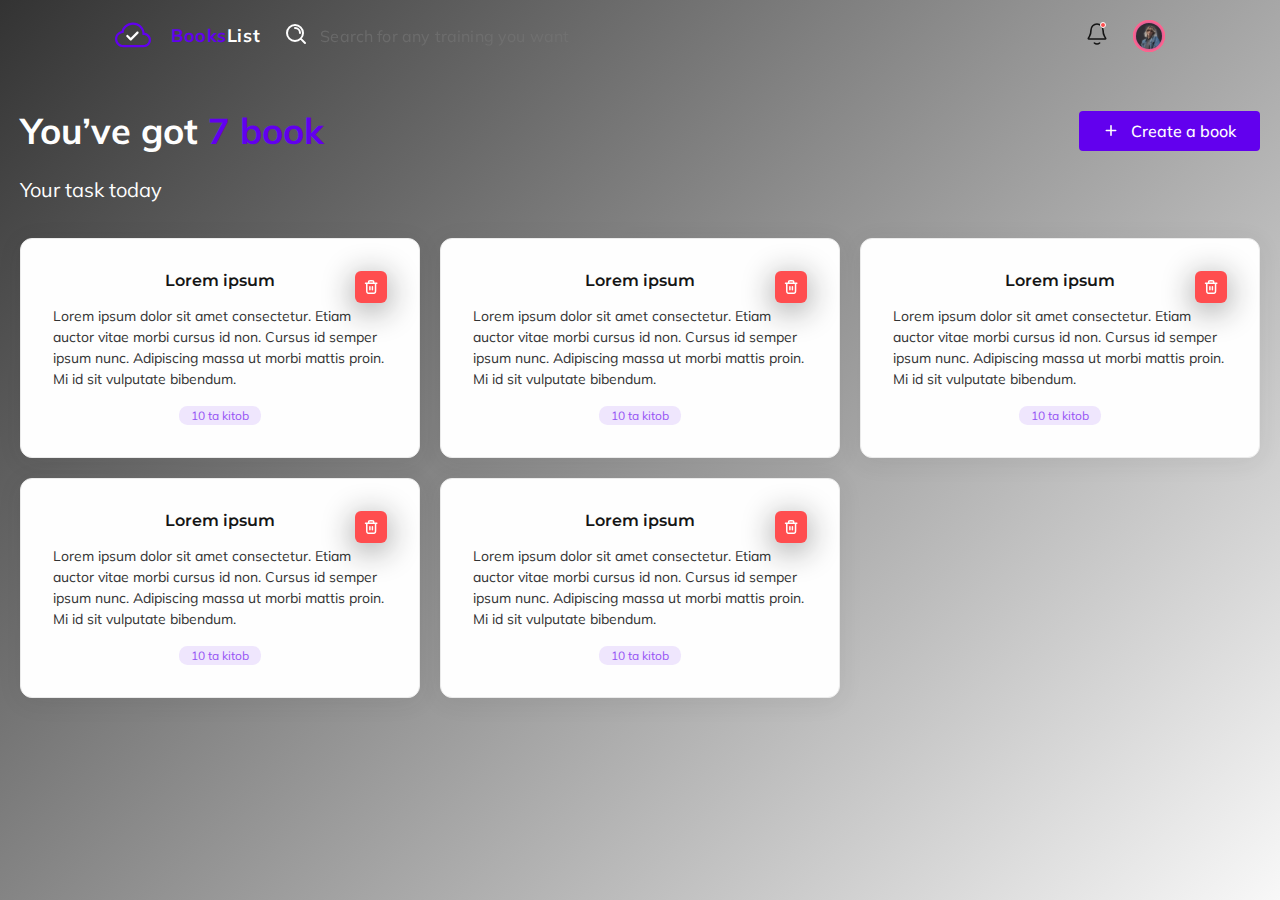
<file: index.html>
<!DOCTYPE html>
<html lang="en">
	<head>
		<meta charset="UTF-8" />
		<meta http-equiv="X-UA-Compatible" content="IE=edge" />
		<meta name="viewport" content="width=device-width, initial-scale=1.0" />
		<title>Books Website</title>
		<link rel="stylesheet" href="css/main.min.css" />
	</head>
	<body>
		<header class="header">
			<div class="header__container">
				<div class="header__left">
					<a href="#" class="header__logo">
						<svg
							class="header__logo-svg"
							xmlns="http://www.w3.org/2000/svg"
							width="36"
							height="36"
							viewBox="0 0 36 36"
							fill="none"
						>
							<path
								fill-rule="evenodd"
								clip-rule="evenodd"
								d="M23.2965 13.8285C23.4012 13.933 23.4843 14.0571 23.5411 14.1938C23.5978 14.3305 23.627 14.477 23.627 14.625C23.627 14.773 23.5978 14.9195 23.5411 15.0562C23.4843 15.1928 23.4012 15.317 23.2965 15.4215L16.5465 22.1715C16.442 22.2763 16.3178 22.3594 16.1811 22.4161C16.0445 22.4728 15.8979 22.502 15.75 22.502C15.602 22.502 15.4555 22.4728 15.3188 22.4161C15.1821 22.3594 15.058 22.2763 14.9535 22.1715L11.5785 18.7965C11.4739 18.6919 11.3909 18.5677 11.3343 18.4311C11.2777 18.2944 11.2485 18.1479 11.2485 18C11.2485 17.8521 11.2777 17.7056 11.3343 17.5689C11.3909 17.4323 11.4739 17.3081 11.5785 17.2035C11.6831 17.0989 11.8072 17.0159 11.9439 16.9593C12.0806 16.9027 12.227 16.8736 12.375 16.8736C12.5229 16.8736 12.6694 16.9027 12.806 16.9593C12.9427 17.0159 13.0669 17.0989 13.1715 17.2035L15.75 19.7842L21.7035 13.8285C21.808 13.7237 21.9321 13.6406 22.0688 13.5839C22.2055 13.5272 22.352 13.498 22.5 13.498C22.6479 13.498 22.7945 13.5272 22.9311 13.5839C23.0678 13.6406 23.192 13.7237 23.2965 13.8285Z"
								fill="white"
							/>
							<path
								d="M9.9135 7.5195C12.1623 5.5803 15.0305 4.50931 18 4.5C24.0525 4.5 29.0768 9 29.6235 14.8027C33.2055 15.309 36 18.3082 36 21.9893C36 26.0302 32.6295 29.25 28.5457 29.25H8.50725C3.843 29.25 0 25.5735 0 20.9655C0 16.9987 2.8485 13.7137 6.6195 12.8812C6.94125 10.9395 8.19 9.0045 9.9135 7.5195ZM11.3827 9.22275C9.6795 10.692 8.7885 12.4628 8.7885 13.8488V14.8568L7.78725 14.967C4.644 15.3112 2.25 17.892 2.25 20.9655C2.25 24.2663 5.0175 27 8.50725 27H28.5457C31.455 27 33.75 24.723 33.75 21.9893C33.75 19.2532 31.455 16.9762 28.5457 16.9762H27.4207V15.8512C27.423 10.8563 23.238 6.75 18 6.75C15.5697 6.75971 13.2229 7.63748 11.3827 9.225V9.22275Z"
								fill="#6200EE"
							/>
						</svg>
						Books
						<span class="header__logo-text-white">List</span>
					</a>
					<form class="search-form" action="#" method="post">
						<input
							type="text"
							class="search-form__input"
							aria-label="Search for any training you want"
							placeholder="Search for any training you want"
						/>
						<button class="search-form__btn" type="submit">
							<svg
								class="search-form__btn-svg"
								xmlns="http://www.w3.org/2000/svg"
								width="24"
								height="24"
								viewBox="0 0 24 24"
								fill="none"
							>
								<path
									d="M21 21L16.65 16.65M11 6C13.7614 6 16 8.23858 16 11M19 11C19 15.4183 15.4183 19 11 19C6.58172 19 3 15.4183 3 11C3 6.58172 6.58172 3 11 3C15.4183 3 19 6.58172 19 11Z"
									stroke="#FEFEFE"
									stroke-width="2"
									stroke-linecap="round"
									stroke-linejoin="round"
								/>
							</svg>
						</button>
					</form>
				</div>
				<div class="header__right">
					<button class="header__right-btn">
						<svg
							class="header__right-svg"
							xmlns="http://www.w3.org/2000/svg"
							width="24"
							height="24"
							viewBox="0 0 24 24"
							fill="none"
						>
							<path
								d="M9.35419 21C10.0593 21.6224 10.9856 22 12 22C13.0145 22 13.9407 21.6224 14.6458 21M18 8C18 6.4087 17.3679 4.88258 16.2427 3.75736C15.1174 2.63214 13.5913 2 12 2C10.4087 2 8.8826 2.63214 7.75738 3.75736C6.63216 4.88258 6.00002 6.4087 6.00002 8C6.00002 11.0902 5.22049 13.206 4.34968 14.6054C3.61515 15.7859 3.24788 16.3761 3.26134 16.5408C3.27626 16.7231 3.31488 16.7926 3.46179 16.9016C3.59448 17 4.19261 17 5.38887 17H18.6112C19.8074 17 20.4056 17 20.5382 16.9016C20.6852 16.7926 20.7238 16.7231 20.7387 16.5408C20.7522 16.3761 20.3849 15.7859 19.6504 14.6054C18.7795 13.206 18 11.0902 18 8Z"
								stroke="#151515"
								stroke-width="1.6"
								stroke-linecap="round"
								stroke-linejoin="round"
							/>
						</svg>
					</button>
					<button class="header__right-person-btn">
						<img class="header__right-person-img" src="images/home/header.svg" alt="person logo" />
					</button>
				</div>
			</div>
		</header>
		<main class="main">
			<section class="hero">
				<div class="hero__container">
					<div class="hero__row">
						<h1 class="hero__title">You’ve got <span class="hero__title-span">7 book</span></h1>
							<button class="hero__row-btn">
								<svg
									class="hero__btn-svg"
									xmlns="http://www.w3.org/2000/svg"
									width="16"
									height="17"
									viewBox="0 0 16 17"
									fill="none"
								>
									<path
										d="M8.00004 3.83333V13.1667M3.33337 8.5H12.6667"
										stroke="#FEFEFE"
										stroke-width="1.6"
										stroke-linecap="round"
										stroke-linejoin="round"
									/>
								</svg>
								Create a book
							</button>
					</div>
					<p class="hero__tasks">Your task today</p>
					<ul class="hero__list list">
						<!-- type !!!!!! -->
						<!-- <li class="hero__list-item list__item">
							<button class="hero__list-delete-btn list__delete-btn">
								<img src="images/home/deleteIcon.svg" alt="delete icon" class="hero__list-delete-btn-img list__delete-btn-img" width="17" height="16">
							</button>
							<button class="hero__list-btn list__btn">
								<h2 class="hero__list-title list__title">Ilmiy asarlar</h2>
								<p class="hero__list-desc-text list__desc-text">
									Lorem ipsum dolor sit amet consectetur. Etiam auctor vitae morbi cursus id non. Cursus id semper
									ipsum nunc. Adipiscing massa ut morbi mattis proin. Mi id sit vulputate bibendum.
								</p>
								<p class="hero__list-number-text list__number-text">10 ta kitob</p>
							</button>
						</li> -->

						<!-- book !!! -->
					</ul>
				</div>
			</section>
		</main>
		<script src="js/const.js"></script>
		<script src="js/list.js"></script>
		<script src="js/search.js"></script>
		<script src="js/delete.js"></script>
	</body>
</html>
</file>
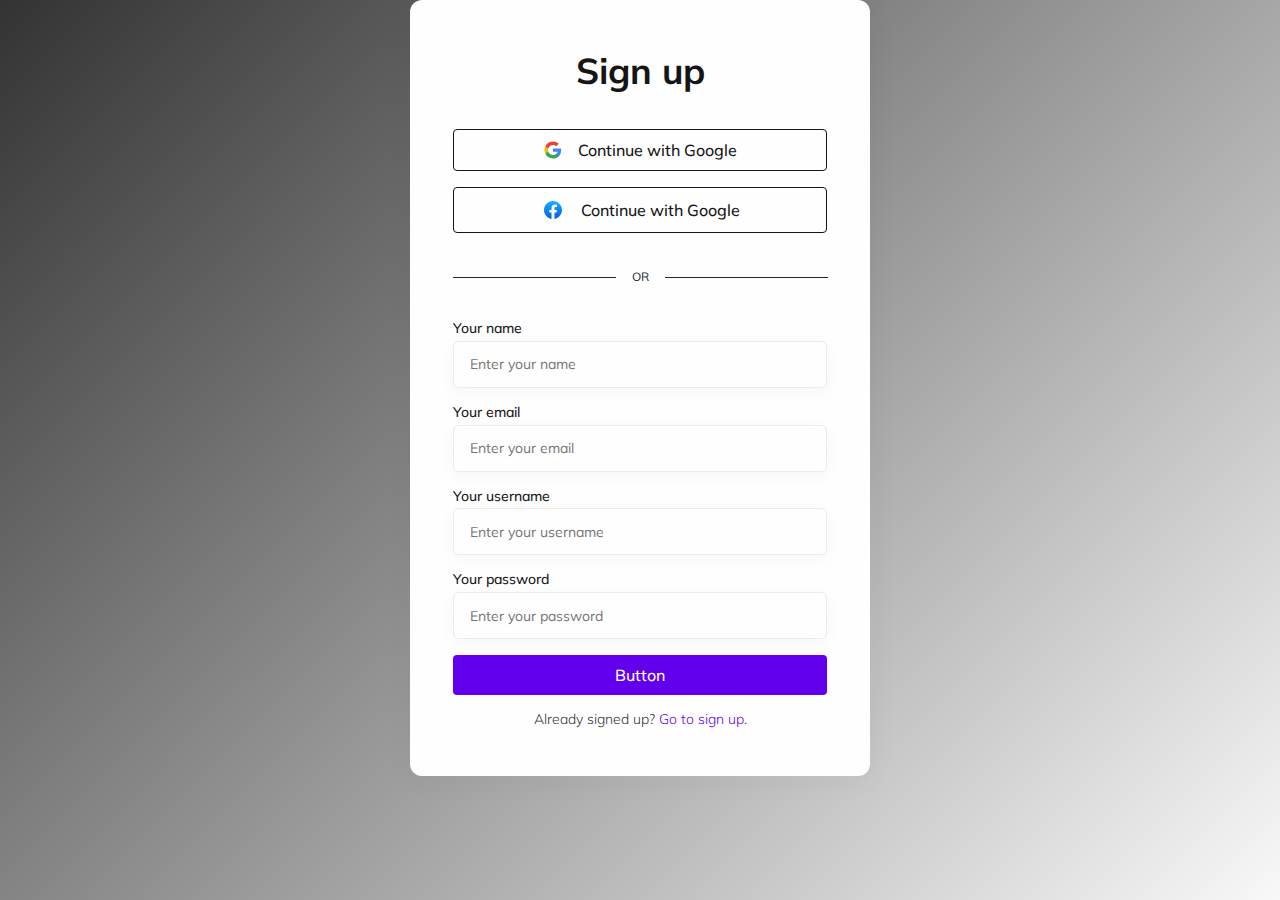
<file: sign-in.html>
<!DOCTYPE html>
<html lang="en">
	<head>
		<meta charset="UTF-8" />
		<meta name="viewport" content="width=device-width, initial-scale=1.0" />
		<title>Sign-in Page</title>
		<link rel="stylesheet" href="css/main.min.css" />
	</head>
	<body>
		<main class="main">
			<section class="sign-in">
				<div class="sign-in__mini-container">
					<div class="sign-in__body">
						<h1 class="sign-in__title">Sign up</h1>
						<div class="sign-in__btn-list">
							<button id="sign-in-with-google" class="sign-in__google-btn">
								<div class="sign-in__google-body">
									<svg
										class="sign-in__google-img"
										xmlns="http://www.w3.org/2000/svg"
										width="18"
										height="18"
										viewBox="0 0 18 18"
										fill="none"
									>
										<path
											fill-rule="evenodd"
											clip-rule="evenodd"
											d="M17.16 9.19323C17.16 8.5905 17.1059 8.01095 17.0055 7.45459H9V10.7425H13.5746C13.3775 11.8051 12.7786 12.7053 11.8784 13.308V15.4407H14.6255C16.2327 13.961 17.16 11.7819 17.16 9.19323Z"
											fill="#4285F4"
										/>
										<path
											fill-rule="evenodd"
											clip-rule="evenodd"
											d="M8.99997 17.5C11.295 17.5 13.2191 16.7389 14.6254 15.4407L11.8784 13.3079C11.1173 13.8179 10.1436 14.1193 8.99997 14.1193C6.78611 14.1193 4.91224 12.6241 4.24383 10.615H1.40405V12.8173C2.80269 15.5952 5.67724 17.5 8.99997 17.5Z"
											fill="#34A853"
										/>
										<path
											fill-rule="evenodd"
											clip-rule="evenodd"
											d="M4.24387 10.6151C4.07387 10.1051 3.97728 9.56031 3.97728 9.00008C3.97728 8.43985 4.07387 7.89508 4.24387 7.38508V5.1828H1.40409C0.82841 6.3303 0.5 7.62849 0.5 9.00008C0.5 10.3717 0.82841 11.6699 1.40409 12.8174L4.24387 10.6151Z"
											fill="#FBBC05"
										/>
										<path
											fill-rule="evenodd"
											clip-rule="evenodd"
											d="M8.99997 3.88075C10.2479 3.88075 11.3684 4.30961 12.2493 5.15189L14.6873 2.71393C13.2152 1.34234 11.2911 0.500061 8.99997 0.500061C5.67724 0.500061 2.80269 2.40484 1.40405 5.1828L4.24383 7.38507C4.91224 5.37598 6.78611 3.88075 8.99997 3.88075Z"
											fill="#EA4335"
										/>
									</svg>
									<span class="sign-in__google-text">Continue with Google</span>
								</div>
							</button>
							<button id="sign-in-with-facebook" class="sign-in__facebook-btn">
								<div class="sign-in__facebook-body">
									<svg
										class="sign-in__facebook-img"
										xmlns="http://www.w3.org/2000/svg"
										width="24"
										height="24"
										viewBox="0 0 24 24"
										fill="none"
									>
										<path
											d="M10.5 20.9C6.25 20.15 3 16.45 3 12C3 7.05 7.05 3 12 3C16.95 3 21 7.05 21 12C21 16.45 17.75 20.15 13.5 20.9L13 20.5H11L10.5 20.9Z"
											fill="url(#paint0_linear_41_102)"
										/>
										<path
											d="M15.5 14.5L15.9 12H13.5V10.25C13.5 9.55 13.75 9 14.85 9H16V6.7C15.35 6.6 14.65 6.5 14 6.5C11.95 6.5 10.5 7.75 10.5 10V12H8.25V14.5H10.5V20.85C11 20.95 11.5 21 12 21C12.5 21 13 20.95 13.5 20.85V14.5H15.5Z"
											fill="white"
										/>
										<defs>
											<linearGradient
												id="paint0_linear_41_102"
												x1="12"
												y1="20.377"
												x2="12"
												y2="3"
												gradientUnits="userSpaceOnUse"
											>
												<stop stop-color="#0062E0" />
												<stop offset="1" stop-color="#19AFFF" />
											</linearGradient>
										</defs>
									</svg>
									<span class="sign-in__facebook-text">Continue with Google</span>
								</div>
							</button>
						</div>
						<span class="sign-in__or">OR</span>
						<form id="sign-in-form" class="sign-in__form" method="post">
							<label id="sign-in-label-name" class="sign-in__form-label-name"
								>Your name
								<input
									id="sign-in-input-name"
									class="sign-in__form-input-name"
									type="text"
									placeholder="Enter your name"
								/>
							</label>
							<label id="sign-in-label-email" class="sign-in__form-label-email"
								>Your email
								<input
									id="sign-in-input-email"
									class="sign-in__form-input-email"
									type="text"
									placeholder="Enter your email"
								/>
							</label>
							<label id="sign-in-label-username" class="sign-in__form-label-username"
								>Your username
								<input
									id="sign-in-input-username"
									class="sign-in__form-input-username"
									type="text"
									placeholder="Enter your username"
								/>
							</label>
							<label id="sign-in-label-password" class="sign-in__form-label-password"
								>Your password
								<input
									id="sign-in-input-password"
									class="sign-in__form-input-password"
									type="password"
									placeholder="Enter your password"
								/>
							</label>
							<button class="sign-in__form-btn" type="submit">Button</button>
							<span class="sign-in__link-text"
								>Already signed up? <a href="sign-in.html" class="sign-in__link">Go to sign up</a>.</span
							>
						</form>
					</div>
				</div>
			</section>
		</main>
		<script src="js/sign-in.js"></script>
	</body>
</html>
</file>
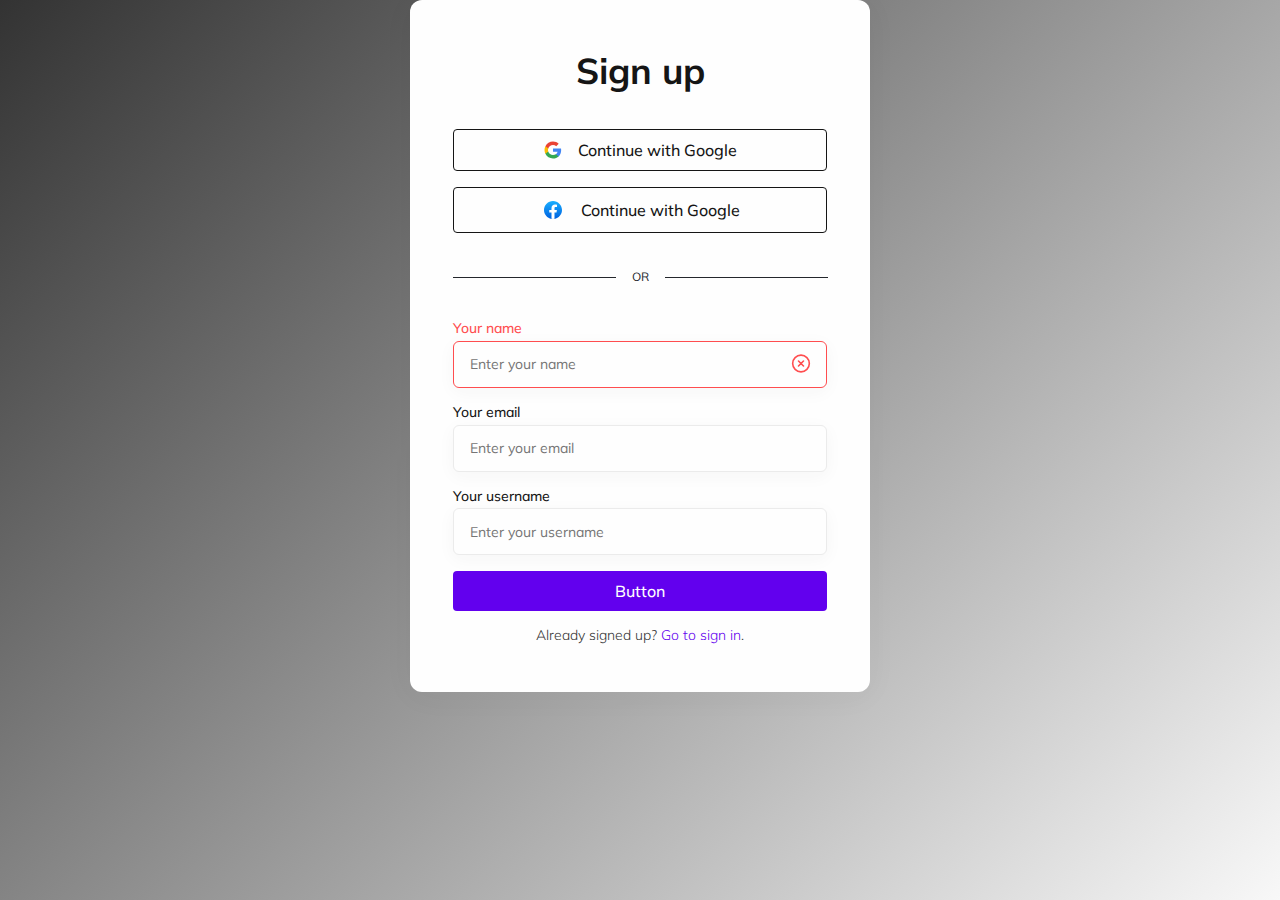
<file: sign-up.html>
<!DOCTYPE html>
<html lang="en">
	<head>
		<meta charset="UTF-8" />
		<meta name="viewport" content="width=device-width, initial-scale=1.0" />
		<title>Sign Up Page</title>
		<link rel="stylesheet" href="css/main.min.css" />
	</head>
	<body>
		<main class="main">
			<section class="sign-up">
				<div class="sign-up__mini-container">
					<div class="sign-up__body">
						<h1 class="sign-up__title">Sign up</h1>
						<div class="sign-up__btn-list">
							<button id="sign-up-with-google" class="sign-up__google-btn">
								<div class="sign-up__google-body">
									<svg
										class="sign-up__google-img"
										xmlns="http://www.w3.org/2000/svg"
										width="18"
										height="18"
										viewBox="0 0 18 18"
										fill="none"
									>
										<path
											fill-rule="evenodd"
											clip-rule="evenodd"
											d="M17.16 9.19323C17.16 8.5905 17.1059 8.01095 17.0055 7.45459H9V10.7425H13.5746C13.3775 11.8051 12.7786 12.7053 11.8784 13.308V15.4407H14.6255C16.2327 13.961 17.16 11.7819 17.16 9.19323Z"
											fill="#4285F4"
										/>
										<path
											fill-rule="evenodd"
											clip-rule="evenodd"
											d="M8.99997 17.5C11.295 17.5 13.2191 16.7389 14.6254 15.4407L11.8784 13.3079C11.1173 13.8179 10.1436 14.1193 8.99997 14.1193C6.78611 14.1193 4.91224 12.6241 4.24383 10.615H1.40405V12.8173C2.80269 15.5952 5.67724 17.5 8.99997 17.5Z"
											fill="#34A853"
										/>
										<path
											fill-rule="evenodd"
											clip-rule="evenodd"
											d="M4.24387 10.6151C4.07387 10.1051 3.97728 9.56031 3.97728 9.00008C3.97728 8.43985 4.07387 7.89508 4.24387 7.38508V5.1828H1.40409C0.82841 6.3303 0.5 7.62849 0.5 9.00008C0.5 10.3717 0.82841 11.6699 1.40409 12.8174L4.24387 10.6151Z"
											fill="#FBBC05"
										/>
										<path
											fill-rule="evenodd"
											clip-rule="evenodd"
											d="M8.99997 3.88075C10.2479 3.88075 11.3684 4.30961 12.2493 5.15189L14.6873 2.71393C13.2152 1.34234 11.2911 0.500061 8.99997 0.500061C5.67724 0.500061 2.80269 2.40484 1.40405 5.1828L4.24383 7.38507C4.91224 5.37598 6.78611 3.88075 8.99997 3.88075Z"
											fill="#EA4335"
										/>
									</svg>
									<span class="sign-up__google-text">Continue with Google</span>
								</div>
							</button>
							<button id="sign-up-with-facebook" class="sign-up__facebook-btn">
								<div class="sign-up__facebook-body">
									<svg
										class="sign-up__facebook-img"
										xmlns="http://www.w3.org/2000/svg"
										width="24"
										height="24"
										viewBox="0 0 24 24"
										fill="none"
									>
										<path
											d="M10.5 20.9C6.25 20.15 3 16.45 3 12C3 7.05 7.05 3 12 3C16.95 3 21 7.05 21 12C21 16.45 17.75 20.15 13.5 20.9L13 20.5H11L10.5 20.9Z"
											fill="url(#paint0_linear_41_102)"
										/>
										<path
											d="M15.5 14.5L15.9 12H13.5V10.25C13.5 9.55 13.75 9 14.85 9H16V6.7C15.35 6.6 14.65 6.5 14 6.5C11.95 6.5 10.5 7.75 10.5 10V12H8.25V14.5H10.5V20.85C11 20.95 11.5 21 12 21C12.5 21 13 20.95 13.5 20.85V14.5H15.5Z"
											fill="white"
										/>
										<defs>
											<linearGradient
												id="paint0_linear_41_102"
												x1="12"
												y1="20.377"
												x2="12"
												y2="3"
												gradientUnits="userSpaceOnUse"
											>
												<stop stop-color="#0062E0" />
												<stop offset="1" stop-color="#19AFFF" />
											</linearGradient>
										</defs>
									</svg>
									<span class="sign-up__facebook-text">Continue with Google</span>
								</div>
							</button>
						</div>
						<span class="sign-up__or">OR</span>
						<form id="sign-up-form" class="sign-up__form" method="post">
							<label id="sign-up-label-name" class="sign-up__form-label-name active"
								>Your name
								<input
									id="sign-up-input-name"
									class="sign-up__form-input-name"
									type="text"
									placeholder="Enter your name"
								/>
							</label>
							<label id="sign-up-label-email" class="sign-up__form-label-email"
								>Your email
								<input
									id="sign-up-input-email"
									class="sign-up__form-input-email"
									type="text"
									placeholder="Enter your email"
								/>
							</label>
							<label id="sign-up-label-username" class="sign-up__form-label-username"
								>Your username
								<input
									id="sign-up-input-username"
									class="sign-up__form-input-username"
									type="text"
									placeholder="Enter your username"
								/>
							</label>
							<button class="sign-up__form-btn" type="submit">Button</button>
							<span class="sign-up__link-text"
								>Already signed up? <a href="sign-in.html" class="sign-up__link">Go to sign in</a>.</span
							>
						</form>
					</div>
				</div>
			</section>
		</main>
		<script src="js/sign-up.js"></script>
	</body>
</html>
</file>
<file: css/main.min.css>
@font-face{font-display:swap;font-family:"Mulish";font-style:normal;font-weight:300;src:url("../fonts/mulish-v13-latin-300.woff2") format("woff2")}@font-face{font-display:swap;font-family:"Mulish";font-style:normal;font-weight:400;src:url("../fonts/mulish-v13-latin-regular.woff2") format("woff2")}@font-face{font-display:swap;font-family:"Mulish";font-style:normal;font-weight:500;src:url("../fonts/mulish-v13-latin-500.woff2") format("woff2")}@font-face{font-display:swap;font-family:"Mulish";font-style:normal;font-weight:600;src:url("../fonts/mulish-v13-latin-600.woff2") format("woff2")}@font-face{font-display:swap;font-family:"Mulish";font-style:normal;font-weight:700;src:url("../fonts/mulish-v13-latin-700.woff2") format("woff2")}@font-face{font-display:swap;font-family:"Montserrat";font-style:normal;font-weight:600;src:url("../fonts/montserrat-v26-latin-600.woff2") format("woff2")}*{padding:0px;margin:0px;border:none}*,*::before,*::after{box-sizing:border-box}a,a:visited,a:hover,a:link,a:active{text-decoration:none;color:inherit}aside,nav,footer,header,section,main{display:block}h1,h2,h3,h4,h5,h6,p{font-size:inherit;font-weight:inherit}ul,ul li{list-style:none}img{vertical-align:top}img,svg{max-width:100%;height:auto}address{font-style:normal}input,textarea,button,select{font-family:inherit;font-size:inherit;color:inherit;background-color:rgba(0,0,0,0)}input::-ms-clear{display:none}button,input[type=submit]{display:inline-block;box-shadow:none;background-color:rgba(0,0,0,0);background:none;cursor:pointer}input:focus,input:active,button:focus,button:active{outline:none}button::-moz-focus-inner{padding:0;border:0}label{cursor:pointer}legend{display:block}html{height:100%;min-height:100%}body{color:#333;height:100%;min-height:100%;font-size:16px;font-weight:400;font-family:"Mulish",sans-serif;background:linear-gradient(135deg, #333, #f8f8f8)}[class$=container]{max-width:1270px;padding:0 15px;margin:0 auto}[class$=mini-container]{max-width:460px;padding:0 15px;margin:0 auto}[class$=container-mini]{max-width:750px;height:588px;padding:0 15px;margin:0 auto}.sign-up__mini-container{flex-shrink:0;border-radius:12px;background:#fefefe;box-shadow:0px 4px 32px 0px rgba(51,51,51,.04)}.sign-up__body{width:430px;display:flex;padding:48px 28px;flex-direction:column;align-items:center;gap:36px}.sign-up__title{color:#151515;font-size:36px;font-weight:700}.sign-up__btn-list{display:flex;flex-direction:column;align-items:center;gap:16px;width:100%}.sign-up__google-btn{border-radius:4px;border:1px solid #151515;align-self:stretch}.sign-up__google-body{display:flex;padding:10px 0;justify-content:center;align-items:center;gap:16px}.sign-up__google-text{color:#151515;font-weight:500}.sign-up__facebook-btn{border-radius:4px;border:1px solid #151515;align-self:stretch}.sign-up__facebook-body{display:flex;padding:10px 0;justify-content:center;align-items:center;gap:16px}.sign-up__facebook-text{color:#151515;font-weight:500}.sign-up__or{color:#24272c;text-align:center;font-size:12px;position:relative;display:block}.sign-up__or::before{position:absolute;content:"";top:7.5px;right:33px;width:163px;height:1px;background-color:#24272c}.sign-up__or::after{position:absolute;content:"";top:7.5px;left:33px;width:163px;height:1px;background-color:#24272c}.sign-up__form{display:flex;flex-direction:column;gap:16px;align-self:stretch}.sign-up__form>label{display:flex;flex-direction:column;gap:4px;align-self:stretch;color:#151515;font-feature-settings:"clig" off,"liga" off;font-size:14px;font-weight:500;line-height:1.2;position:relative}.sign-up__form>label::after{position:absolute;content:"";width:20px;height:21px;background-image:url("../images/sign-up/error.svg");bottom:14px;right:16px;display:none}.sign-up__form>label.active{color:#ff4d4f}.sign-up__form>label.active::after{display:block}.sign-up__form>label.active>input{border-color:#ff4d4f}.sign-up__form>label>input{display:flex;height:47px;padding:14px 16px;align-items:center;gap:16px;align-self:stretch;border-radius:6px;border:1px solid #ebebeb;background:#fefefe;box-shadow:0px 4px 18px 0px rgba(51,51,51,.04)}.sign-up__form-btn{display:flex;padding:10px 24px;justify-content:center;align-items:center;align-self:stretch;border-radius:4px;background:#6200ee;color:#fefefe;font-weight:500}.sign-up__link-text{color:#333;text-align:center;font-size:14px;font-weight:300;line-height:1.2}a.sign-up__link{color:#6200ee}.sign-in__mini-container{flex-shrink:0;border-radius:12px;background:#fefefe;box-shadow:0px 4px 32px 0px rgba(51,51,51,.04)}.sign-in__body{width:430px;display:flex;padding:48px 28px;flex-direction:column;align-items:center;gap:36px}.sign-in__title{color:#151515;font-size:36px;font-weight:700}.sign-in__btn-list{display:flex;flex-direction:column;align-items:center;gap:16px;width:100%}.sign-in__google-btn{border-radius:4px;border:1px solid #151515;align-self:stretch}.sign-in__google-body{display:flex;padding:10px 0;justify-content:center;align-items:center;gap:16px}.sign-in__google-text{color:#151515;font-weight:500}.sign-in__facebook-btn{border-radius:4px;border:1px solid #151515;align-self:stretch}.sign-in__facebook-body{display:flex;padding:10px 0;justify-content:center;align-items:center;gap:16px}.sign-in__facebook-text{color:#151515;font-weight:500}.sign-in__or{color:#24272c;text-align:center;font-size:12px;position:relative;display:block}.sign-in__or::before{position:absolute;content:"";top:7.5px;right:33px;width:163px;height:1px;background-color:#24272c}.sign-in__or::after{position:absolute;content:"";top:7.5px;left:33px;width:163px;height:1px;background-color:#24272c}.sign-in__form{display:flex;flex-direction:column;gap:16px;align-self:stretch}.sign-in__form>label{display:flex;flex-direction:column;gap:4px;align-self:stretch;color:#151515;font-feature-settings:"clig" off,"liga" off;font-size:14px;font-weight:500;line-height:1.2;position:relative}.sign-in__form>label::after{position:absolute;content:"";width:20px;height:21px;background-image:url("../images/sign-in/error.svg");bottom:14px;right:16px;display:none}.sign-in__form>label.active{color:#ff4d4f}.sign-in__form>label.active::after{display:block}.sign-in__form>label.active>input{border-color:#ff4d4f}.sign-in__form>label>input{display:flex;height:47px;padding:14px 16px;align-items:center;gap:16px;align-self:stretch;border-radius:6px;border:1px solid #ebebeb;background:#fefefe;box-shadow:0px 4px 18px 0px rgba(51,51,51,.04)}.sign-in__form-btn{display:flex;padding:10px 24px;justify-content:center;align-items:center;align-self:stretch;border-radius:4px;background:#6200ee;color:#fefefe;font-weight:500}.sign-in__link-text{color:#333;text-align:center;font-size:14px;font-weight:300;line-height:1.2}a.sign-in__link{color:#6200ee}.not-found{display:flex;align-items:center;justify-content:center}.not-found__container-mini{align-self:center}.not-found__body{display:flex;flex-direction:column;justify-content:center;gap:72px}.not-found__img{width:720px;height:476px}.not-found__link-list{display:flex;align-items:center;justify-content:space-between}a.not-found__link{display:flex;width:240px;padding:10px 24px;justify-content:center;align-items:center;gap:8px;border-radius:4px}a.not-found__link:first-child{background:#6200ee;color:#fefefe}a.not-found__link:last-child{border:1px solid #6200ee;color:#6200ee}.header{padding:12px 100px}.header__container{display:flex;justify-content:space-between;align-items:center}.header__left{display:flex;align-items:center;gap:24px}a.header__logo{color:#6200ee;font-size:18px;font-weight:700;line-height:120%;letter-spacing:.576px;display:flex;align-items:center}.header__logo-svg{margin-right:20px}.header__logo-text-white{color:#fff}.search-form{height:48px;display:flex;align-items:center;flex-direction:row-reverse;gap:12px}.search-form__input{opacity:.64;color:#fefefe;letter-spacing:.16px;width:264px;align-self:stretch}.search-form__btn-svg{width:24px;height:24px}.header__right{display:flex;align-items:center;gap:24px}.header__right-btn{position:relative}.header__right-btn::before{position:absolute;width:6px;height:6px;top:0;right:3px;background-color:#ff4d4f;border:1px solid #fefefe;border-radius:8px;content:""}.hero{padding:36px 0}.hero__row{display:flex;justify-content:space-between;align-items:center}.hero__title{color:#fefefe;font-size:36px;font-weight:700}.hero__title-span{color:#6200ee}.hero__row-btn{display:flex;padding:10px 24px;align-items:center;gap:12px;border-radius:4px;background-color:#6200ee;color:var(--Foundation-White-white-50, #fefefe);font-weight:500;height:40px}.hero__row-btn-svg{width:16px;height:16px;flex-shrink:0}.hero__tasks{color:#fefefe;font-size:20px;margin:23.5px 0 36px}.hero__list.list{display:flex;flex-wrap:wrap;gap:20px}.hero__list-item.list__item{width:400px;padding:32px;border-radius:12px;border:1px solid #ebebeb;background:#fefefe;box-shadow:0px 4px 24px 0px rgba(51,51,51,.08);position:relative;z-index:1}.hero__list-delete-btn.list__delete-btn{width:32px;height:32px;display:flex;padding:8px;justify-content:center;align-items:center;border-radius:6px;background-color:#ff4d4f;box-shadow:0px 6px 32px 0px rgba(21,21,21,.48);top:32px;right:32px;position:absolute;z-index:10}.hero__list-delete-btn-img.list__delete-btn-img{width:16px;height:16px}.hero__list-btn.list__btn{display:flex;flex-direction:column;gap:16px}.hero__list-title.list__title{color:#151515;font-family:Montserrat;font-weight:600}.hero__list-desc-text.list__desc-text{font-size:14px;font-weight:400;line-height:150%;text-align:left}.hero__list-number-text.list__number-text{display:flex;margin:0 auto;padding:2px 12px;color:#9654f4;font-size:12px;font-weight:400;border-radius:8.5px;background-color:#efe6fd}
</file>
